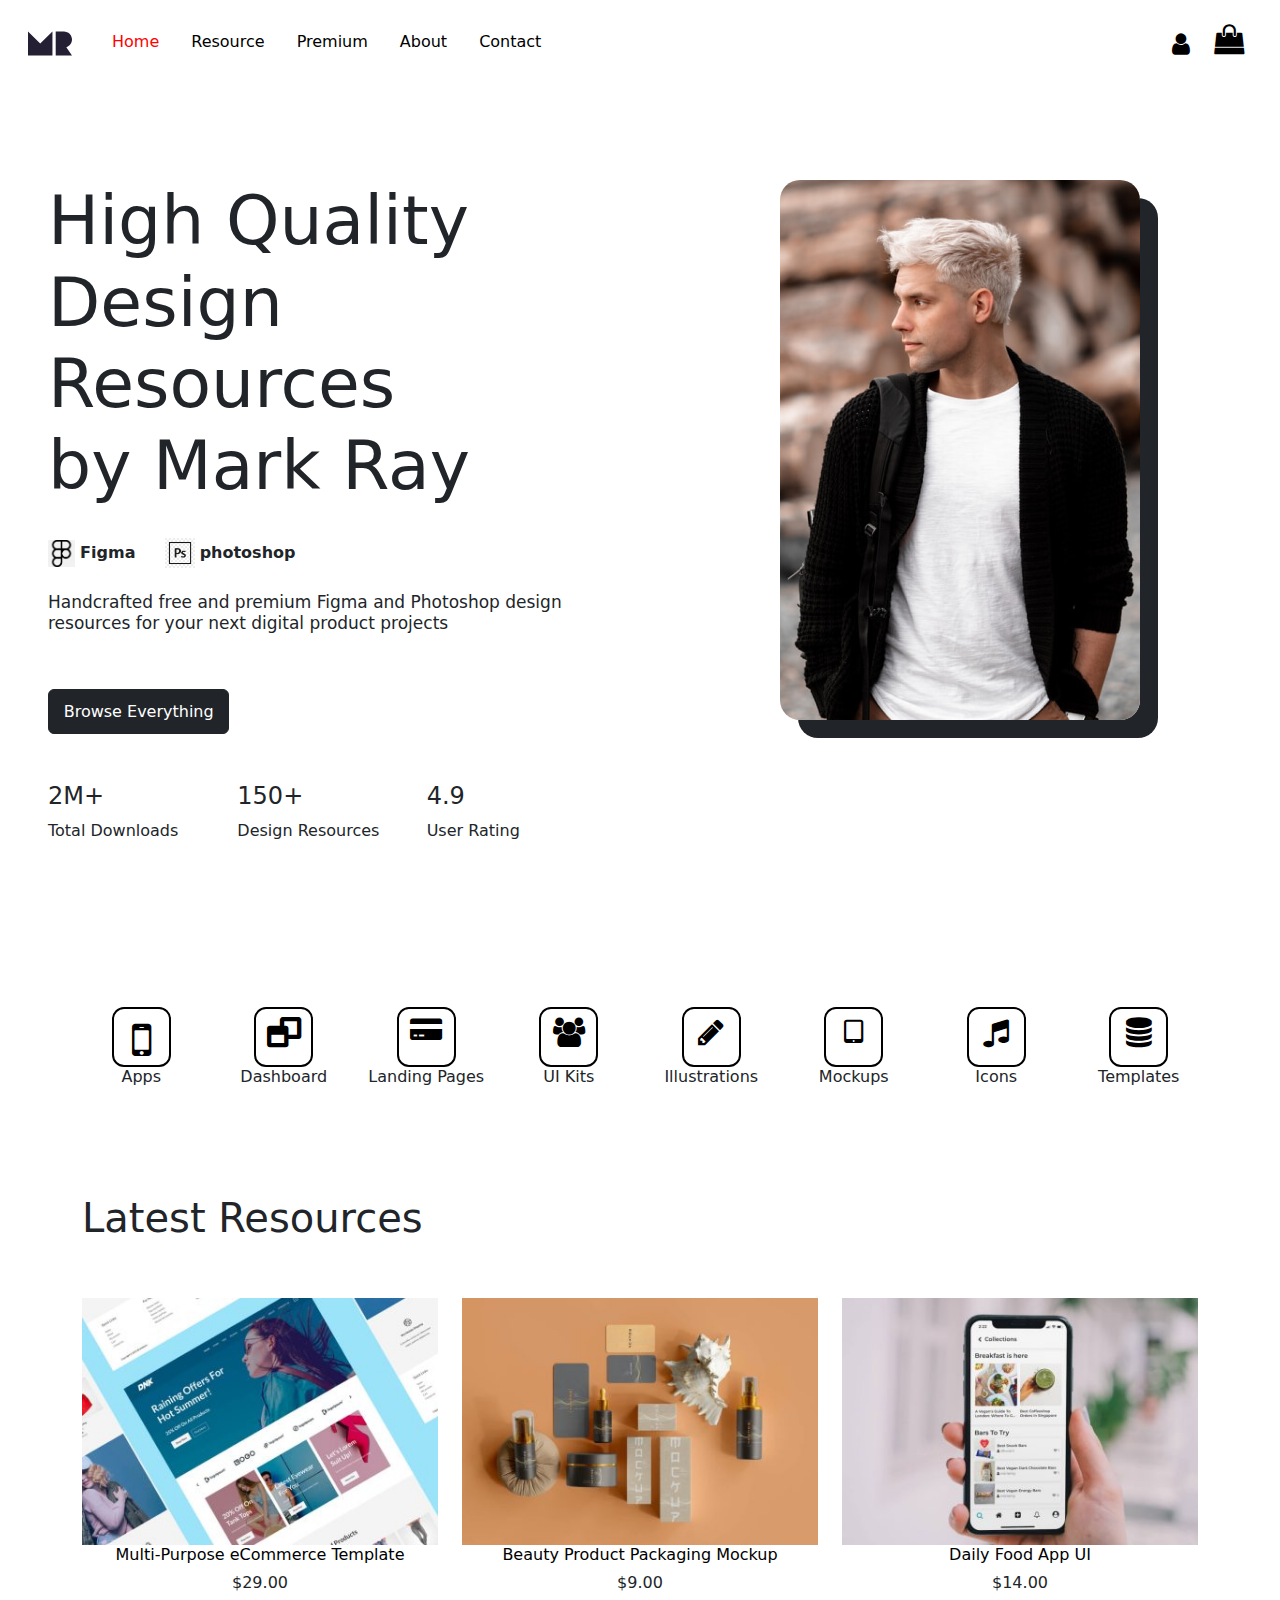
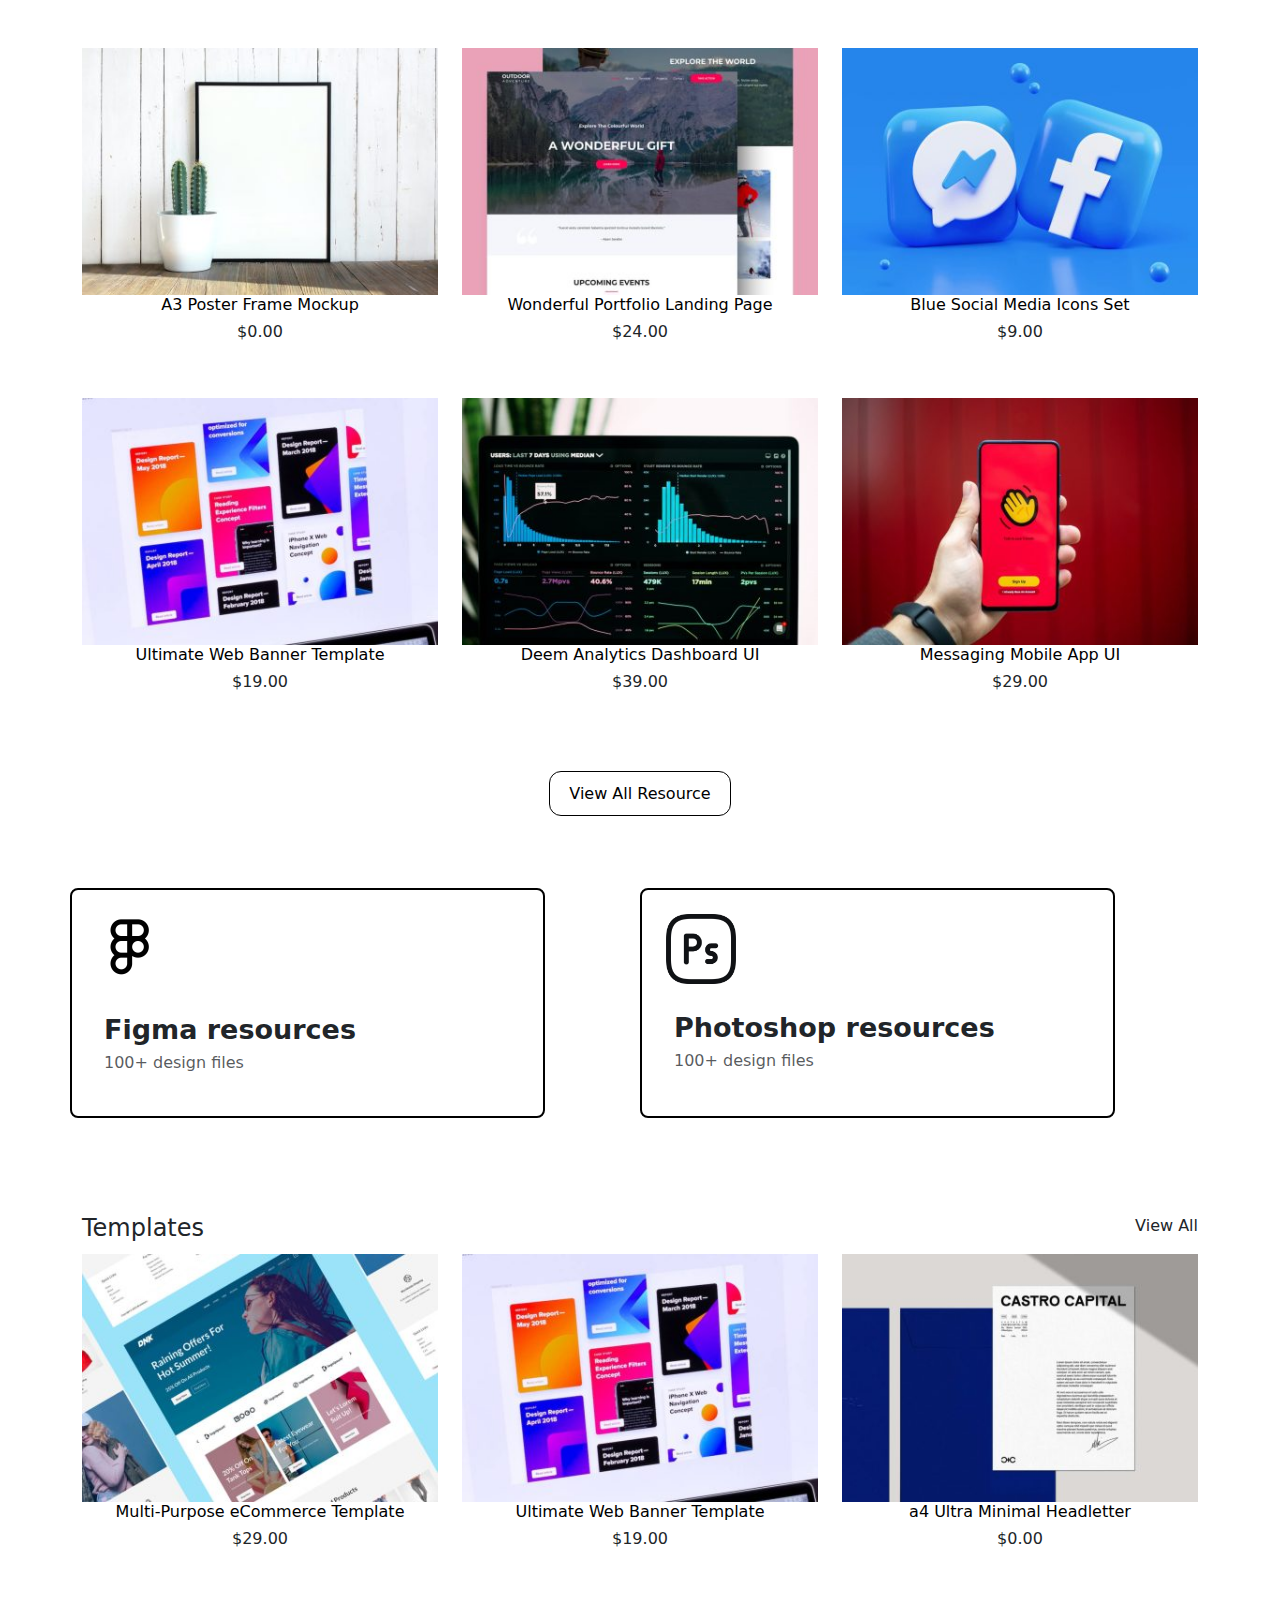
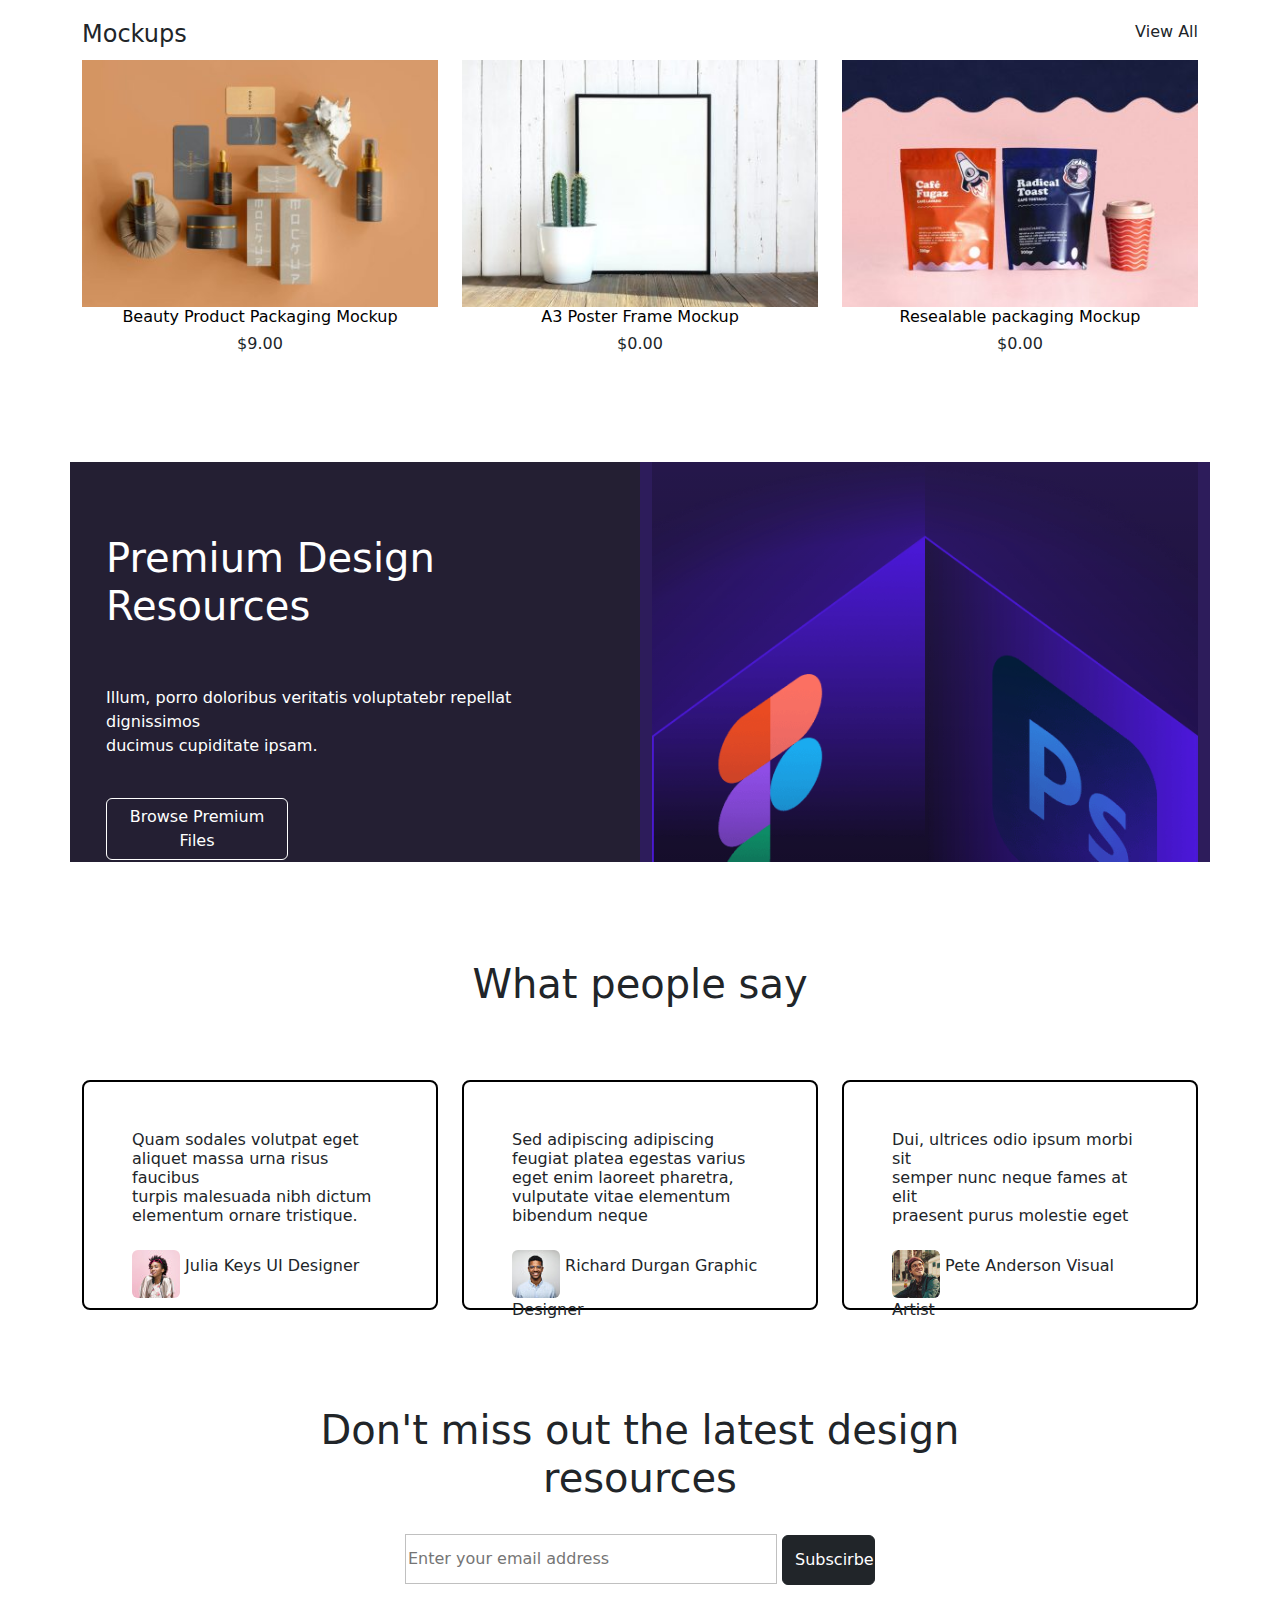
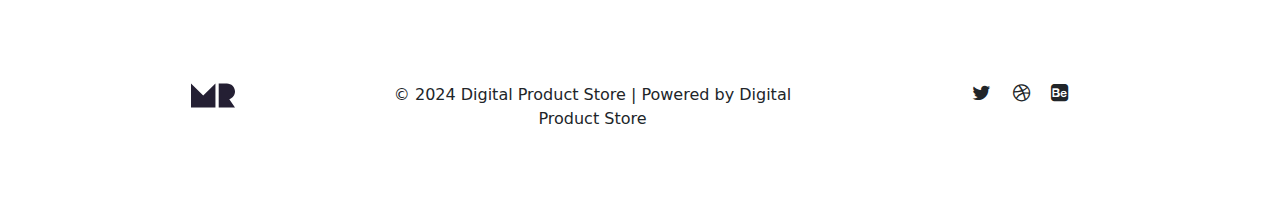
<file: index.html>
<!DOCTYPE html>
<html lang="en">
<head>
    <meta charset="UTF-8">
    <meta name="viewport" content="width=device-width, initial-scale=1.0">
    <title>Home Digital Product Store</title>


    <link rel="stylesheet" href="https://cdnjs.cloudflare.com/ajax/libs/font-awesome/4.7.0/css/font-awesome.min.css">
    <!-- Latest compiled and minified CSS -->
<link href="https://cdn.jsdelivr.net/npm/bootstrap@5.3.2/dist/css/bootstrap.min.css" rel="stylesheet">

<!-- Latest compiled JavaScript -->
<script src="https://cdn.jsdelivr.net/npm/bootstrap@5.3.2/dist/js/bootstrap.bundle.min.js"></script>

<link rel="stylesheet" href="style.css">
</head>
<body>
    
        <nav class="navbar navbar-expand-sm bg-white navbar-white p-3">
            <div class="container-fluid">
              <a class="navbar-brand" href="#"><img src="pic/logo.svg"></a>

              <button class="navbar-toggler" type="button" data-bs-toggle="collapse" data-bs-target="#collapsibleNavbar">

                <span class="navbar-toggler-icon"></span>
              </button>


              <div class="collapse navbar-collapse" id="collapsibleNavbar">
                <ul class="navbar-nav">

                  <li class="nav-item">
                    <a class="nav-link ms-3" href="index.html" style="color: red;">Home</a>
                  </li>

                  <li class="nav-item">
                    <a class="nav-link txt ms-3" href="resources.html">Resource</a>
                  </li>
                  
                 
                  <li class="nav-item">
                    <a class="nav-link txt ms-3" href="premium.html">Premium</a>
                    </li>
                      
                  <li class="nav-item">
                    <a class="nav-link txt ms-3" href="about.html">About</a>
                    </li>
                  <li class="nav-item">
                    <a class="nav-link txt ms-3" href="contact.html">Contact</a>
                    </li>  

                  </ul>


                  <ul class="navbar-nav ms-auto">
                  <li class="nav-item">
                    <a class="nav-link txt mt-2" href="#"><i class="fa fa-user" aria-hidden="true" style="font-size: 25px;"></i></a>
                    
                  </li>
                  <li class="nav-item">
                    <a class="nav-link txt ms-2" href="#"><i class="fa fa-shopping-bag" aria-hidden="true" style="font-size: 30px;"></i></a>
                  </li>
                </ul>
              </div>


            </div>
          </nav>

    </div>

    <div class="container-fluid">
      <div class="row">
        <div class="col-md-6 p-5">
          
           <h1 style="font-size: 68px;" class="mt-5">High Quality <br>Design Resources <br>by Mark Ray</h1><br>
            <span><img src="pic/figma.png" style="height: 27px;">  <b> Figma</b></span>
            <span class="ms-4"><img src="pic/photoshop.png" style="height: 30px;" alt="">  <b> photoshop</b></span><br><br>

              <h6 style="font-size: 17px;">Handcrafted free and premium Figma and Photoshop design <br>resources for your next digital product projects</h6>

             <button class="btn btn-dark col-md-4 mt-5 col-12" style="height: 45px;">Browse Everything</button>

           
            <div class="row">
            <div class="col-md-4 mt-5 col-4">
                <h4>2M+</h4>
                <p>Total Downloads</p>
            </div>

            <div class="col-md-4 mt-5 col-4"> 
              <h4>150+</h4>
              <p>Design Resources</p>
            </div>
            
            
            <div class="col-md-4 mt-5 col-4">  
              <h4>4.9</h4>
              <p>User Rating</p>
            </div>
            </div>
            
          
      
      </div>
        <div class="col-md-6 mt-5">
          
            <center><img src="pic/home1.jpg" style="border-radius: 20px; box-shadow: 18px 18px 0px 0px;" class="mt-5"></center>
        </div>


    </div>
    </div>


      <div class="col-md-12" style="height: 100px;"></div>


      <div class="container">
        <div class="row">

          <div class="col-md-6 col-6">
          
            <div class="col-md-12">


              <div class="row">
               

              <div class="col-md-3 col-9">
                <center><div class="box txt p-2" style="width: 50%;">
                
                  <i class="fa fa-mobile" aria-hidden="true" style="font-size: 45px;"></i>
                </div>
                <h6>Apps</h6></center>

              </div>
              <div class="col-md-3 col-9">
              
                <center><div class="box txt p-2" style="width: 50%;">
                  <i class="fa fa-window-restore" aria-hidden="true" style="font-size: 30px;"></i>
                
                </div>
                  <h6>Dashboard</h6></center>
              </div>


              <div class="col-md-3 col-9">
              
                <center><div class="box txt p-2" style="width: 50%;">
                
                  <i class="fa fa-credit-card-alt" aria-hidden="true" style="font-size: 25px;"></i>
                </div>
                  <h6>Landing Pages</h6></center>
              </div>


              <div class="col-md-3 col-9">
              
                <center><div class="box txt p-2" style="width: 50%;">
                
                  <i class="fa fa-users" aria-hidden="true" style="font-size: 30px;"></i>
                </div>
                  <h6>UI Kits</h6></center>

                 

            </div>
            </div> 


          </div>
        </div>

          <div class="col-md-6 col-6">
          
            <div class="col-md-12">

              <div class="row">

                <div class="col-md-3 col-9">
              
                  <center><div class="box txt p-2" style="width: 50%;">
                    <i class="fa fa-pencil" aria-hidden="true" style="font-size: 30px;"></i>
                  
                  </div>
                    <h6>Illustrations</h6></center>
                    
                </div>

                <div class="col-md-3 col-9">
              
                  <center><div class="box txt p-2" style="width: 50%;">
                  
                    <i class="fa fa-tablet" aria-hidden="true" style="font-size: 30px;"></i>

                  </div>
                    <h6>Mockups</h6></center>
                    
                </div>

                <div class="col-md-3 col-9">
              
                  <center><div class="box txt p-2" style="width: 50%;">
                  
                    <i class="fa fa-music" aria-hidden="true" style="font-size: 30px;"></i>
                  </div>
                    <h6>Icons</h6></center>
                    
                </div>

                <div class="col-md-3 col-9">
              
                  <center><div class="box txt p-2" style="width: 50%;">
                    <i class="fa fa-database" aria-hidden="true" style="font-size: 30px;"></i>
                  
                  </div>
                    <h6>Templates</h6></center>
                    
                </div>
                    

           </div>
          
          </div>
        

      </div>

         
       
      <div class="col-md-12" style="height: 100px;"></div>


    <div class="container">
      <div class="col-md-12">
        <h1>Latest Resources</h1>
      </div>
    </div>  


    <div class="container">

      <div class="row">
        
        <div class="col-md-4 mt-5 col-4">
          <img src="pic/home4.jpg" class="col-md-12 col-12">
          <center><h6 class="col-12 txt">Multi-Purpose eCommerce Template</h6>
          <h6>$29.00</h6></center>  


        </div>
        <div class="col-md-4 mt-5 col-4">
          
          <img src="pic/home5.jpg" class="col-md-12 col-12">
          <center><h6 class="col-12 txt">Beauty Product Packaging Mockup</h6>
          <h6>$9.00</h6></center>

        </div>
        <div class="col-md-4 mt-5 col-4">
        
          <img src="pic/home6.jpg" class="col-md-12 col-12">
          <center><h6 class="col-12 txt">Daily Food App UI</h6>
          <h6>$14.00</h6></center>


        </div>
        

        <div class="col-md-4 mt-5 col-4">
        
          <img src="pic/home7.jpg" class="col-md-12 col-12">
          <center><h6 class="col-12 txt">A3 Poster Frame Mockup</h6>
          <h6>$0.00</h6></center>


        </div>


        <div class="col-md-4 mt-5 col-4">
        
          <img src="pic/home8.jpg" class="col-md-12 col-12">
          <center><h6 class="col-12 txt">Wonderful Portfolio Landing Page</h6>
          <h6>$24.00</h6></center>


        </div>


        <div class="col-md-4 mt-5 col-4">
        
          <img src="pic/home9.jpg" class="col-md-12 col-12">
          <center><h6 class="col-12 txt">Blue Social Media Icons Set</h6>
          <h6>$9.00</h6></center>


        </div>

        <div class="col-md-4 mt-5 col-4">
        
          <img src="pic/home10.jpg" class="col-md-12 col-12">
          <center><h6 class="col-12 txt">Ultimate Web Banner Template</h6>
          <h6>$19.00</h6></center>


        </div>


        <div class="col-md-4 mt-5 col-4">
        
          <img src="pic/home11.jpg" class="col-md-12 col-12">
          <center><h6 class="col-12 txt">Deem Analytics Dashboard UI</h6>
          <h6>$39.00</h6></center>


        </div>


        <div class="col-md-4 mt-5 col-4">
        
          <img src="pic/home12.jpg" class="col-md-12 col-12">
          <center><h6 class="col-12 txt">Messaging Mobile App UI</h6>
          <h6>$29.00</h6></center>


        </div>

      </div>

    </div>


    <div class="col-md-12 mt-5 p-4">
      
        <center><button class="btn-light btn1 col-md-2 col-6">View All Resource</button></center>

    </div>

      <div class="container">
        <div class="row">

           
              
              <div class="box1 col-md-5 col-12 mt-5 p-3">

                <img src="pic/figmalogo.webp" style="height: 80px;"><br><br>

                <span class="p-3" style="font-size: 27px;"><b>Figma resources</b></span><br>
                <span class="text-muted p-3">100+ design files</span>

              </div>
          
              <div class="col-md-1"></div>
              <div class="box1 col-md-5 col-12  mt-5 p-4">

                <img src="pic/photologo.png" style="height: 70px;"><br><br>

                <span class="p-2" style="font-size: 27px;"><b>Photoshop resources</b></span><br>
                <span class="text-muted p-2">100+ design files</span>

              </div>
            
              
            </div>
        </div>

    <div class="container">

      <div class="row">
        <div class="col-md-4 mt-5 pt-5 col-4">
          <h4>Templates</h4>

        </div>
        <div class="col-md-4 mt-5 col-4"></div>
        <div class="col-md-4 mt-5 pt-5 col-4">

          <p class="float-end">View All</p>
        </div>


        <div class="col-md-4 col-4">
          <img src="pic/home4.jpg" class="col-md-12 col-12">
          <center><h6 class="col-12 txt">Multi-Purpose eCommerce Template</h6>
          <h6>$29.00</h6></center>  


        </div>


        <div class="col-md-4 col-4">
        
          <img src="pic/home10.jpg" class="col-md-12 col-12">
          <center><h6 class="col-12 txt">Ultimate Web Banner Template</h6>
          <h6>$19.00</h6></center>


        </div>



        <div class="col-md-4 col-4">
        
          <img src="pic/home13.jpg" class="col-md-12 col-12">
          <center><h6 class="col-12 txt">a4 Ultra Minimal Headletter</h6>
          <h6>$0.00</h6></center>


        </div>

        <div class="col-md-4 mt-3 pt-5 col-4">
          <h4>Mockups</h4>
  
        </div>
        <div class="col-md-4 mt-3 col-4"></div>
        <div class="col-md-4 mt-3 pt-5 col-4">
  
          <p class="float-end">View All</p>
        </div>

        <div class="col-md-4 col-4">
          
          <img src="pic/home5.jpg" class="col-md-12 col-12">
          <center><h6 class="col-12 txt">Beauty Product Packaging Mockup</h6>
          <h6>$9.00</h6></center>

        </div>


        <div class="col-md-4 col-4">
        
          <img src="pic/home7.jpg" class="col-md-12 col-12">
          <center><h6 class="col-12 txt">A3 Poster Frame Mockup</h6>
          <h6>$0.00</h6></center>


        </div>

        <div class="col-md-4 col-4">
        
          <img src="pic/home14.jpg" class="col-md-12 col-12">
          <center><h6 class="col-12 txt">Resealable packaging Mockup</h6>
          <h6>$0.00</h6></center>


        </div>

      </div>

    </div>  
    <div style="height: 100px;"></div>

    <div class="container-fluid">
      <div class="row">
        <div class="col-md-6" style="background-color: #241f33;">
        
          <h1 class="text-white p-4 mt-5">Premium Design <br>Resources</h1>
          <p class="text-white p-4">Illum, porro doloribus veritatis voluptatebr repellat dignissimos <br>ducimus cupiditate ipsam.</p>

          <button class="btn text-white ms-4 col-md-4" style=" border: 1px solid white;">Browse Premium Files</button>
        
        </div>
        <div class="col-md-6" style="background-color: #2d1c5b;">
        
          <img src="pic/ps.png" style="height: 400px;background-image: linear-gradient(#0000002e, #00000087);" class="col-12">
        </div>

        <div style="height: 50px;"></div>

        <div class="col-md-12 col-12">
          <center class="p-5"><h1>What people say</h1></center>
        </div>  
      </div>

    </div>

      <div class="container">

          <div class="row">

            
            <div class="col-md-4">
              <div class="col-md-12 box1 p-5 mt-3">

                <h6>Quam sodales volutpat eget <br>aliquet massa urna risus faucibus <br>turpis malesuada nibh dictum <br>elementum ornare tristique.</h6>

               <img src="pic/design-resource-avatar-1.jpg" class="rounded mt-3">

                
                <span>Julia Keys</span>
                <span>UI Designer</span>

              </div>


            </div>
            <div class="col-md-4">

              <div class="col-md-12 box1 p-5 mt-3">

                <h6>Sed adipiscing adipiscing feugiat platea egestas varius eget enim laoreet pharetra, vulputate vitae elementum bibendum neque</h6>
                
                <img src="pic/design-resource-avatar-2.jpg" class="rounded mt-3">

                <span>Richard Durgan</span>
                <span>Graphic Designer</span>

              </div>
            </div>
            <div class="col-md-4">

              <div class="col-md-12 box1 p-5 mt-3">

                <h6>Dui, ultrices odio ipsum morbi sit <br>semper nunc neque fames at elit <br>praesent purus molestie eget</h6>

                <img src="pic/design-resource-avatar-3.jpg" class="rounded mt-3">

                <span>Pete Anderson</span>
                <span>Visual Artist </span>

              </div>
            </div>


            <div class="col-md-12 mt-5">
            
              <center><h1 class="mt-5">Don't miss out the latest design <br>resources</h1>
                <div class="row">
                  <center>
                <input type="email" placeholder="Enter your email address" style="height: 50px;border: 1px solid silver;" class="col-md-4 mt-4 col-12">
                <button class="btn btn-dark col-12 col-md-1" style="height: 50px;">Subscirbe</button></center>

              </div>
              </center>
            </div>

            <div style="height: 50px;"></div>

            
           <div class="col-md-3 mt-5">
              <center><img src="pic/logo.svg"></center>
            
            </div>
            <div class="col-md-5 mt-5">
            
              <center><p>© 2024 Digital Product Store | Powered by Digital Product Store</p></center>
            </div>
            <div class="col-md-4 mt-5">
              
              <center><span><i class="fa fa-twitter" aria-hidden="true" style="font-size: 20px;"></i></span>
                <span class="ms-3"> <i class="fa fa-dribbble" aria-hidden="true" style="font-size: 20px;"></i></span>
                <span class="ms-3"><i class="fa fa-behance-square" aria-hidden="true" style="font-size: 20px;"></i></span>
              </center>

            </div>
            
            <div style="height: 50px;"></div> 

          </div>
      </div>
      
</div>

</div>
  
</body>
</html>
</file>
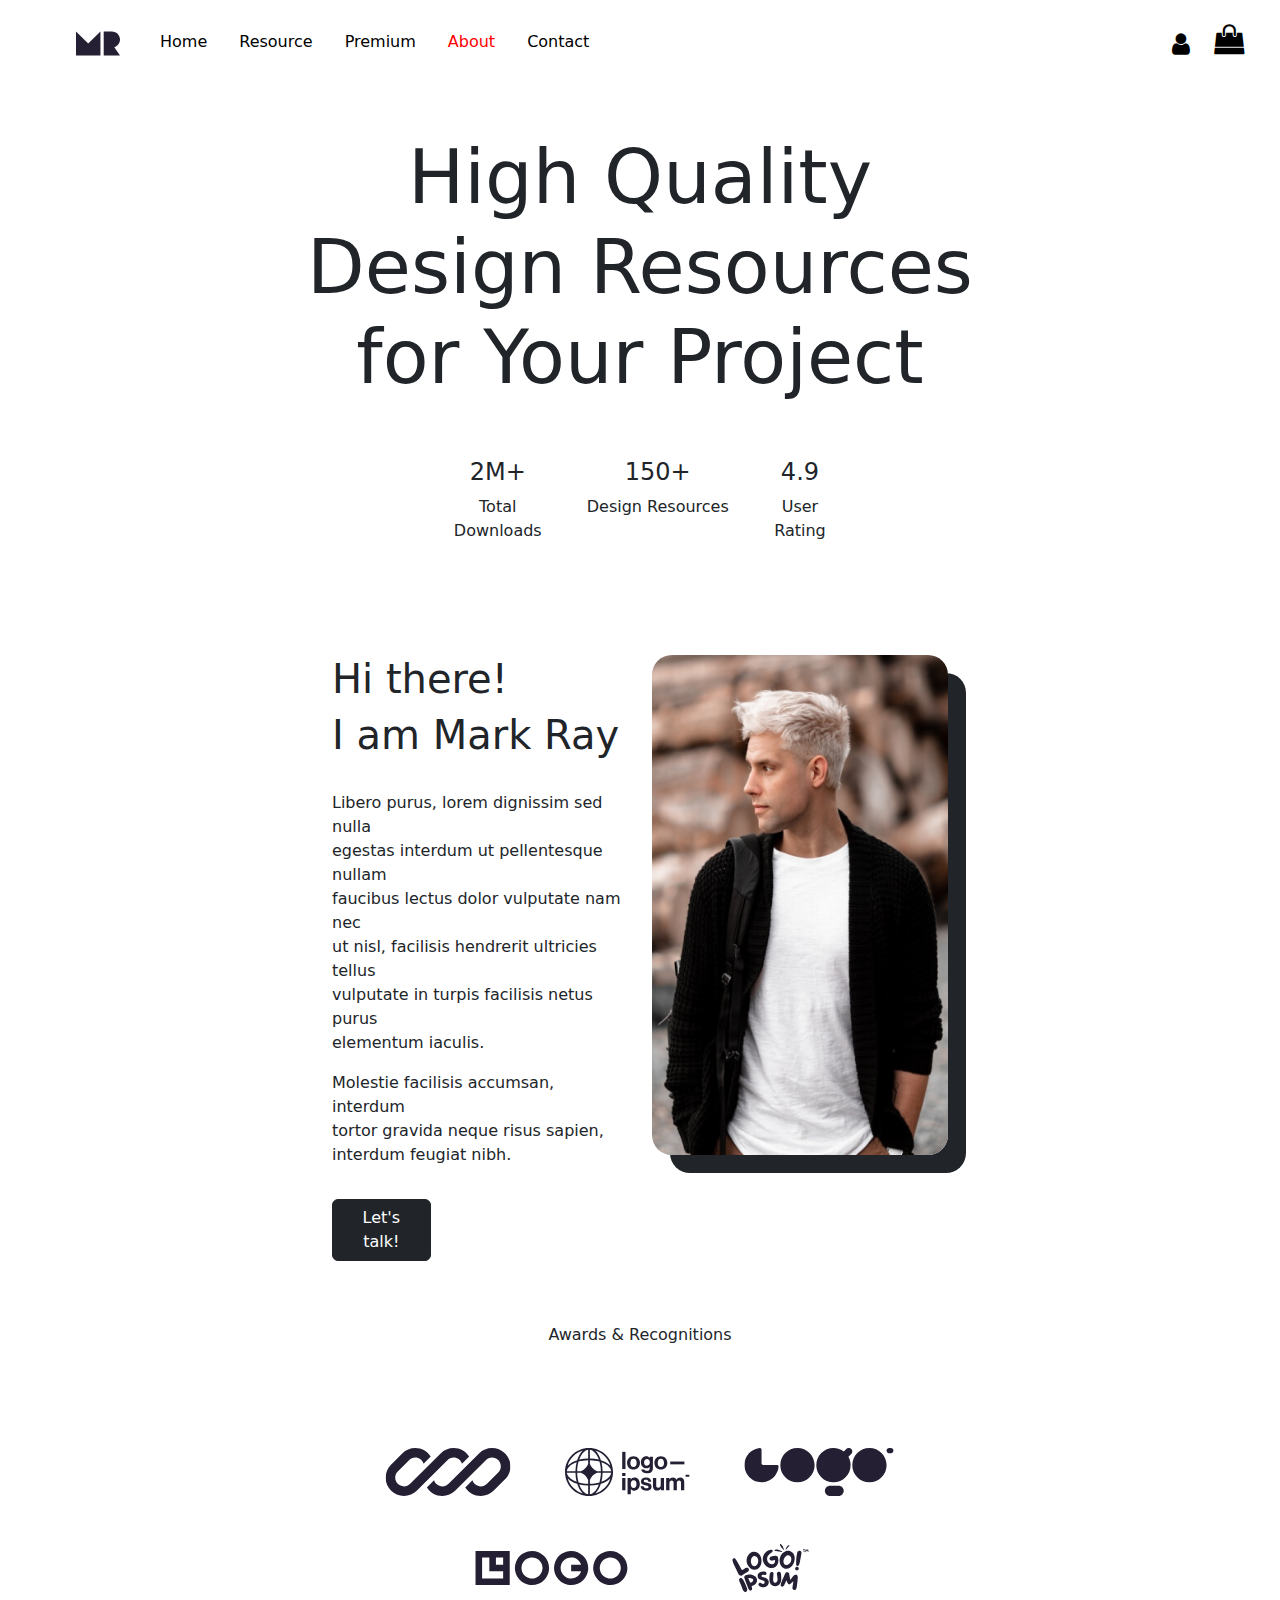
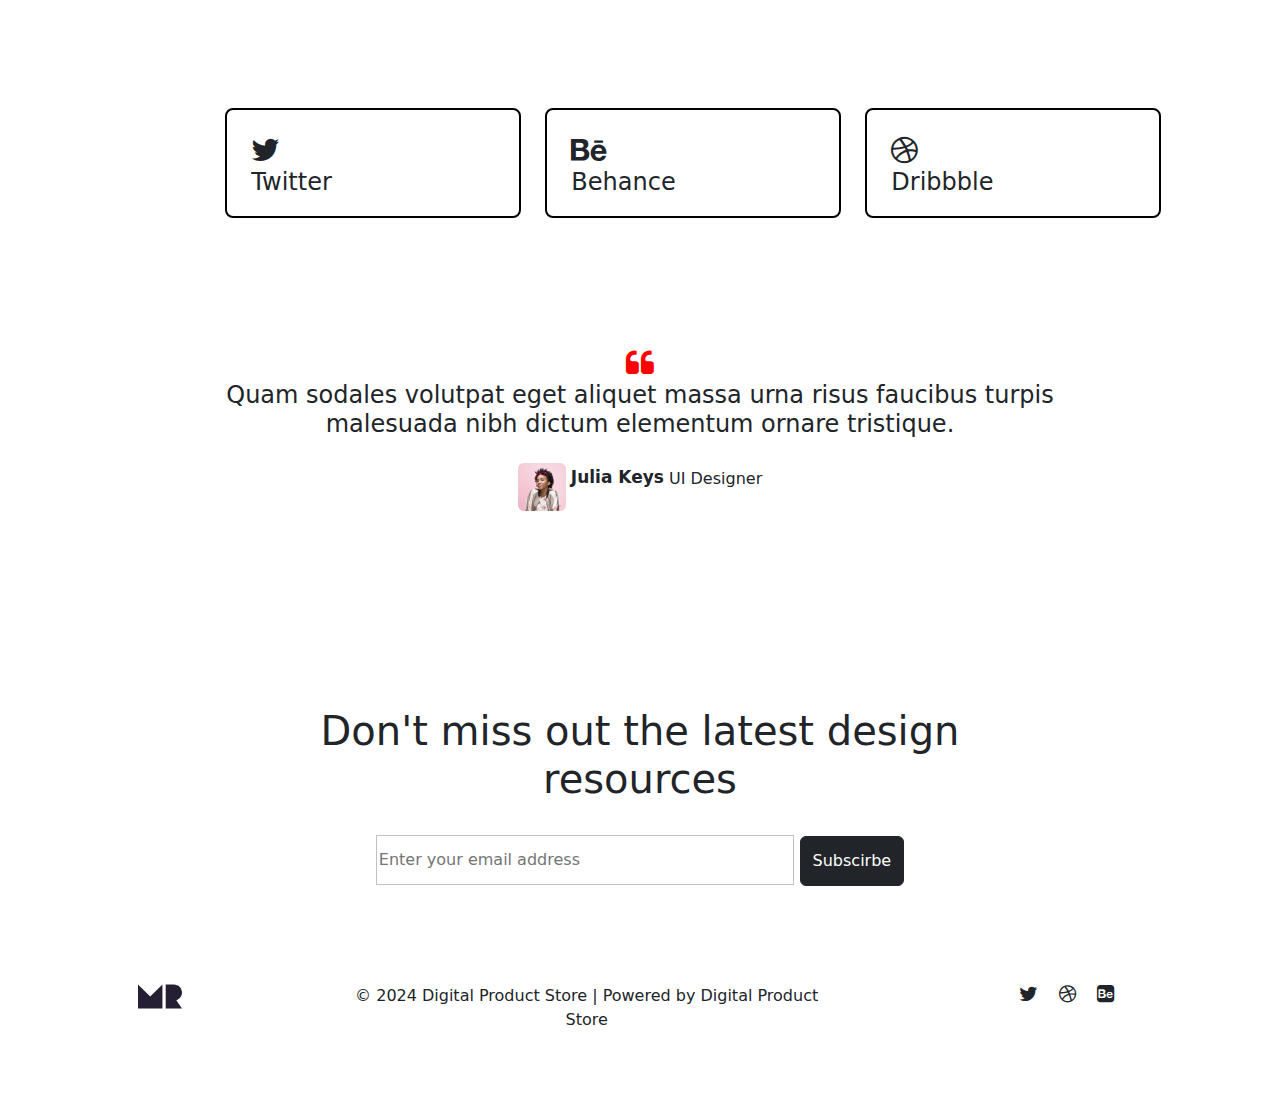
<file: about.html>
<!DOCTYPE html>
<html lang="en">
<head>
    <meta charset="UTF-8">
    <meta name="viewport" content="width=device-width, initial-scale=1.0">
    <title>About - Digital Product Store</title>


    <link rel="stylesheet" href="https://cdnjs.cloudflare.com/ajax/libs/font-awesome/4.7.0/css/font-awesome.min.css">
    <!-- Latest compiled and minified CSS -->
<link href="https://cdn.jsdelivr.net/npm/bootstrap@5.3.2/dist/css/bootstrap.min.css" rel="stylesheet">

<!-- Latest compiled JavaScript -->
<script src="https://cdn.jsdelivr.net/npm/bootstrap@5.3.2/dist/js/bootstrap.bundle.min.js"></script>

<link rel="stylesheet" href="style.css">


</head>
<body>


    <nav class="navbar navbar-expand-sm bg-white navbar-white p-3 ms-5">
        <div class="container-fluid">
          <a class="navbar-brand" href="#"><img src="pic/logo.svg"></a>

          <button class="navbar-toggler" type="button" data-bs-toggle="collapse" data-bs-target="#collapsibleNavbar">

            <span class="navbar-toggler-icon"></span>
          </button>


          <div class="collapse navbar-collapse" id="collapsibleNavbar">
            <ul class="navbar-nav">

              <li class="nav-item">
                <a class="nav-link ms-3 txt" href="index.html">Home</a>
              </li>

              <li class="nav-item">
                <a class="nav-link txt ms-3" href="resources.html">Resource</a>
              </li>
              
             
              <li class="nav-item">
                <a class="nav-link ms-3 txt" href="premium.html">Premium</a>
                </li>
                  
              <li class="nav-item">
                <a class="nav-link ms-3" href="about.html" style="color: red;">About</a>
                </li>
              <li class="nav-item">
                <a class="nav-link txt ms-3" href="contact.html">Contact</a>
                </li>  

              </ul>


              <ul class="navbar-nav ms-auto">
              <li class="nav-item">
                <a class="nav-link txt mt-2" href="#"><i class="fa fa-user" aria-hidden="true" style="font-size: 25px;"></i></a>
                
              </li>
              <li class="nav-item">
                <a class="nav-link txt ms-2" href="#"><i class="fa fa-shopping-bag" aria-hidden="true" style="font-size: 30px;"></i></a>
              </li>
            </ul>
          </div>


        </div>
      </nav>

      <div class="container">
          <div class="col-md-12 col-12 mt-5">

        <center>
            
            <h1 style="font-size: 75px">High Quality <br>Design Resources <br>for Your Project</h1>
        </center>
            </div>
      </div>

        <div class="container-fluid">
          <div class="row">
            <div class="col-md-4"></div>


            <div class="col-md-4 col-12 mt-5">
              
              <div class="row">
                <div class="col-md-4 col-3">
                  <center>
                  <h4>2M+</h4>
                  <p>Total Downloads</p>
                </center>
                </div>
                <div class="col-md-5 col-3">

                  <center>

                    <h4>150+</h4>
                    <p>Design Resources</p>
                  </center>
                </div>
                <div class="col-md-3 col-3">

                  <center>

                    <h4>4.9</h4>
                    <p>User Rating</p>
                  </center>
                </div>

           
              </div>
              </div>
              <div class="col-md-4"></div>
            </div>
            

          </div>    

      
          <div class="container-fluid">

            <div class="row">

              <div class="col-md-3"></div>  

              <div class="col-md-3 mt-5 pt-5 col-12">
              
                <h1>Hi there!</h1>
                <h1>I am Mark Ray</h1><br>

                <p>Libero purus, lorem dignissim sed nulla <br>egestas interdum ut pellentesque nullam <br>faucibus lectus dolor vulputate nam nec <br>ut nisl, facilisis hendrerit ultricies tellus <br>vulputate in turpis facilisis netus purus <br>elementum iaculis.</p>

                <p class="mt-3">Molestie facilisis accumsan, interdum <br>tortor gravida neque risus sapien, <br>interdum feugiat nibh.</p>

                <button class="btn btn-dark col-md-4 mt-3">Let's talk!</button>

              </div>  
              <div class="col-md-3 mt-5">
                
                <center><img src="pic/home1.jpg" style="border-radius: 20px; box-shadow: 18px 18px 0px 0px;" height="500px" class="mt-5 col-md-12"></center>
              </div>


              <div class="col-md-3"></div> 
              
              
              <div class="col-md-12 mt-3 p-5">
                <center>
                <h6>Awards & Recognitions</h6>

              </center>
              </div>


              <div class="col-md-12 col-6 ">
                <center><img src="pic/logo1.svg" class="mt-5">
                        
                        <img src="pic/logo2.svg" class="ms-5 mt-5">

                        <img src="pic/logo3.svg" class="ms-5 mt-5">
                </center>

              </div>
            

              <div class="col-md-12 p- col-3">

                <center>
                  <img src="pic/logo4.svg" class="me-5 mt-5">
                  <img src="pic/logo5.svg" class="ms-5 mt-5">
                  
                </center>
              </div>

              <div style="height: 100px;"></div>

              <div class="col-md-2"></div>


              <div class="col-md-3 mt-3">

              
                <div class="col-md-12 box2 p-4">
                 
                  <div class="col-md-12 col-2">

                  <i class="fa fa-twitter" aria-hidden="true" style="font-size: 31px;"></i><br>
                
                </div>

                  <div class="col-md-12 col-10">
                  <h4>Twitter</h4>
                
                </div>

                </div>


              
              

              </div>
              <div class="col-md-3 mt-3">

                <div class="col-md-12 box2 p-4">
                  <i class="fa fa-behance" aria-hidden="true" style="font-size: 31px;"></i><br>
                  <h4>Behance</h4>

                </div>

              </div>
              <div class="col-md-3 mt-3">

                <div class="col-md-12 box2 p-4">

                  <i class="fa fa-dribbble" aria-hidden="true" style="font-size: 31px;"></i><br>
                  <h4>Dribbble</h4>
                </div>

              </div>
              <div class="col-md-1"></div>

              <div style="height: 130px;"></div>

              <div class="col-md-12">

                <center>
                  <i class="fa fa-quote-left" aria-hidden="true" style="color: red;font-size: 30px;"></i>
                  <h4>Quam sodales volutpat eget aliquet massa urna risus faucibus turpis <br>malesuada nibh dictum elementum ornare tristique.</h4>
                  <span><img src="pic/design-resource-avatar-1.jpg" class="rounded mt-3"></span>
                   <span style="font-size: 17px;" class="mt-3"><b>Julia Keys</b></span>
                   <span>UI Designer</span>
                </center>
              </div>


              <div style="height: 100px;"></div>

              <div class="col-md-12 mt-5">
            
                <center><h1 class="mt-5">Don't miss out the latest design <br>resources</h1>
                  <div class="row">
                    <center>
                  <input type="email" placeholder="Enter your email address" style="height: 50px;border: 1px solid silver;" class="col-md-4 mt-4 col-12">
                  <button class="btn btn-dark col-12 col-md-1" style="height: 50px;">Subscirbe</button></center>
        
                </div>
                </center>
              </div>
        
              <div style="height: 50px;"></div>
        
              
             <div class="col-md-3 mt-5">
                <center><img src="pic/logo.svg"></center>
              
              </div>
              <div class="col-md-5 mt-5">
              
                <center><p>© 2024 Digital Product Store | Powered by Digital Product Store</p></center>
              </div>
              <div class="col-md-4 mt-5">
                <center><span><i class="fa fa-twitter" aria-hidden="true" style="font-size: 20px;"></i></span>
                <span class="ms-3"> <i class="fa fa-dribbble" aria-hidden="true" style="font-size: 20px;"></i></span>
                <span class="ms-3"><i class="fa fa-behance-square" aria-hidden="true" style="font-size: 20px;"></i></span>
              </center>
                
              </div>
              
              <div style="height: 50px;"></div>

            </div>             
          </div>
</body>
</html>
</file>
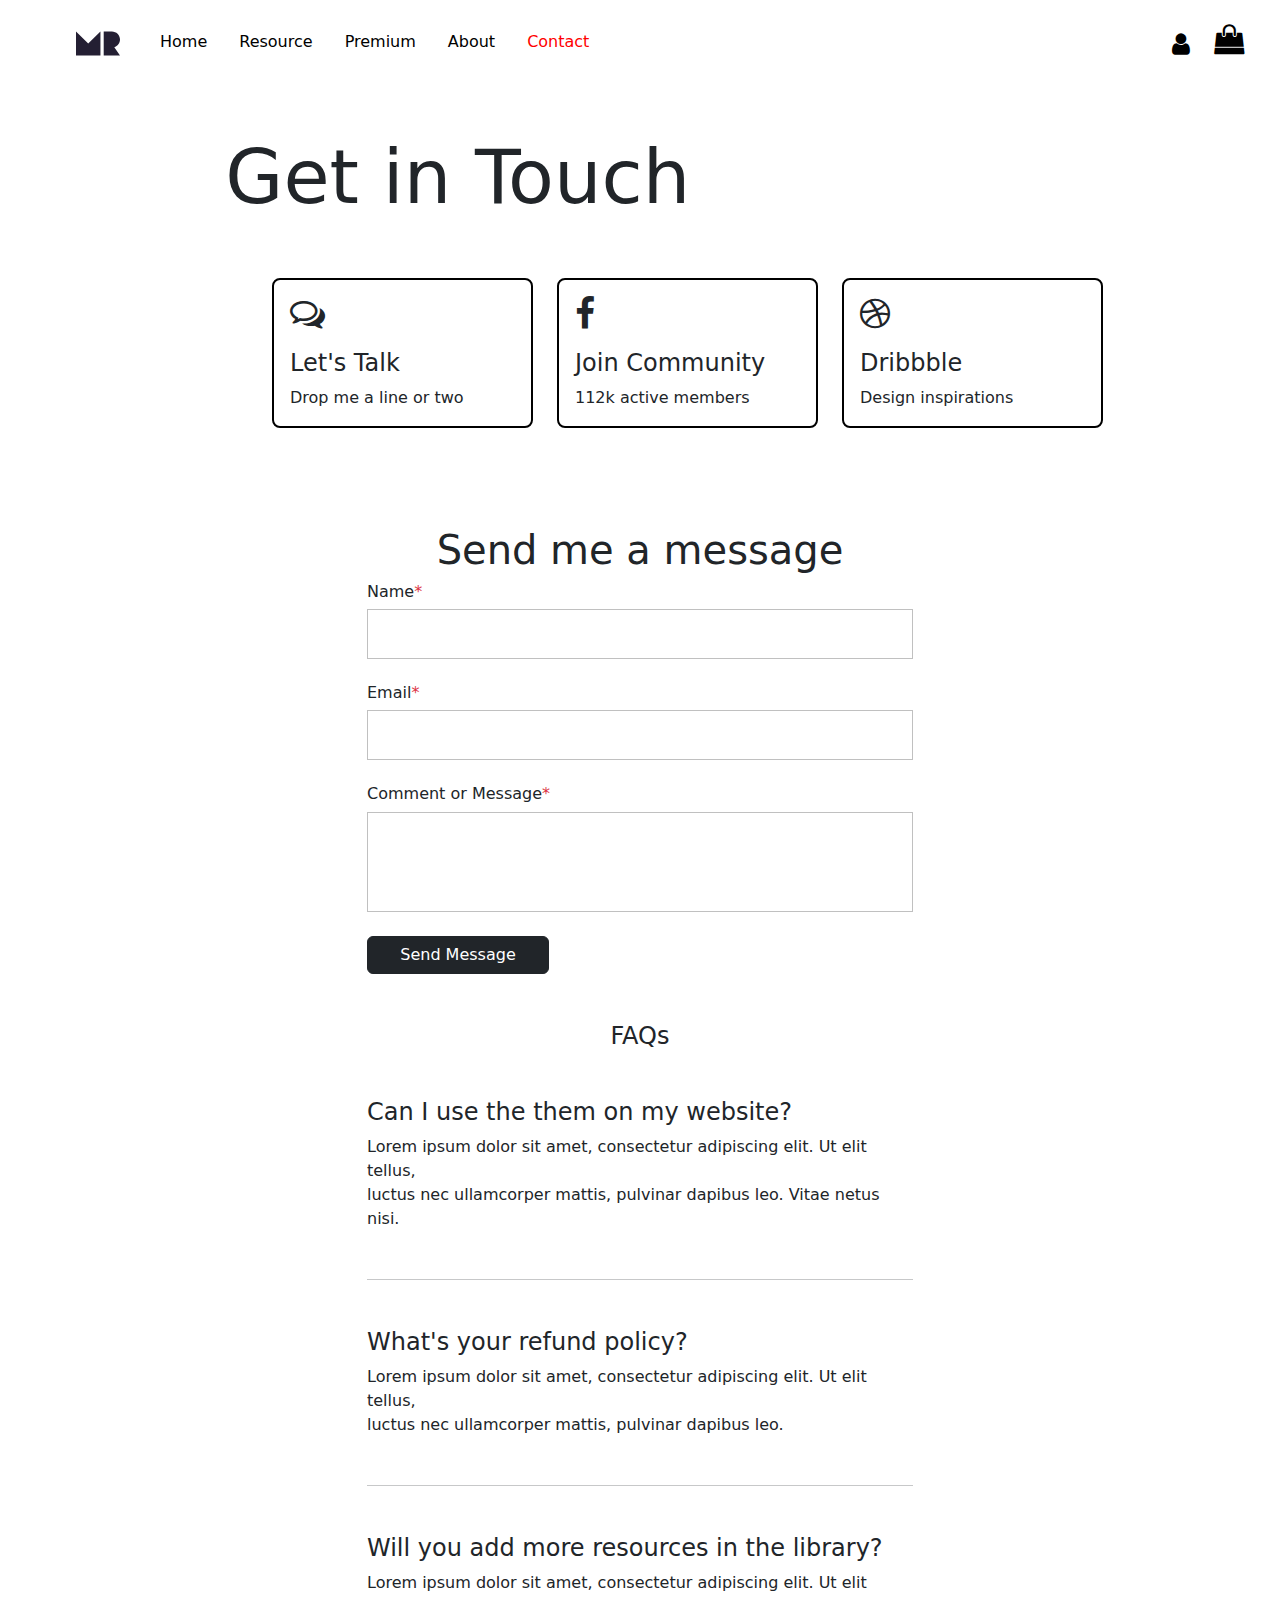
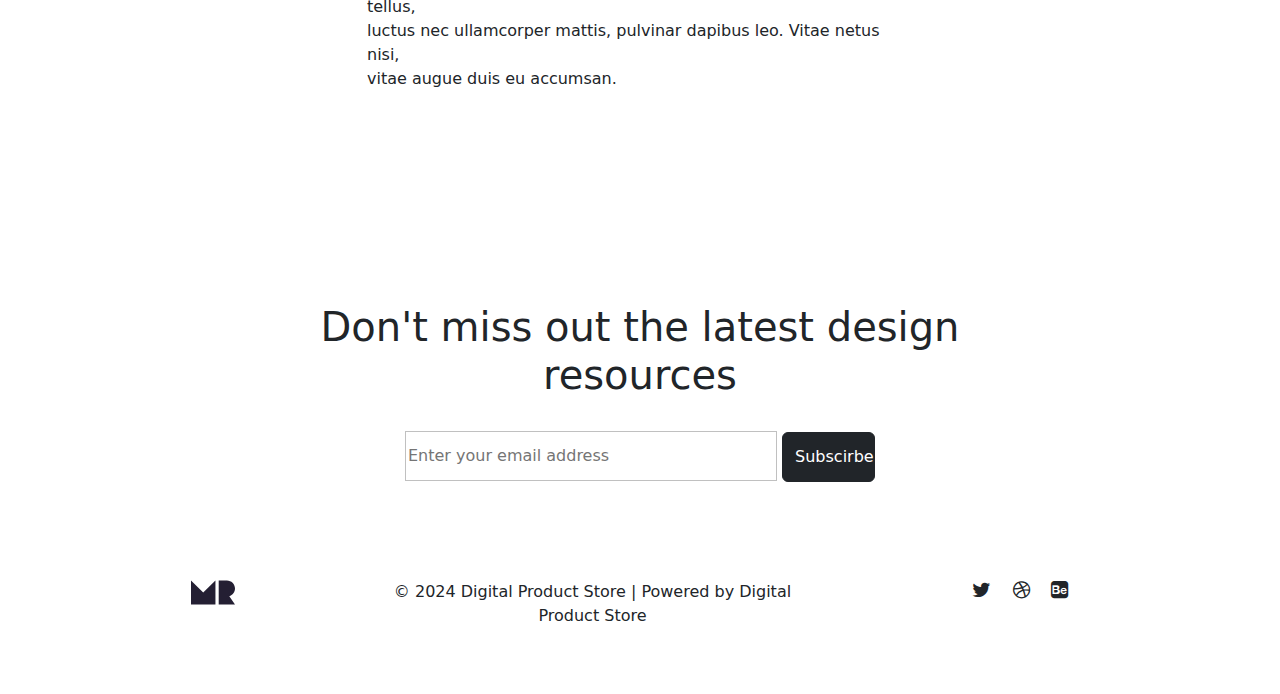
<file: contact.html>
<!DOCTYPE html>
<html lang="en">
<head>
    <meta charset="UTF-8">
    <meta name="viewport" content="width=device-width, initial-scale=1.0">
    <title>Contact - Digital Product Store</title>

    <link rel="stylesheet" href="https://cdnjs.cloudflare.com/ajax/libs/font-awesome/4.7.0/css/font-awesome.min.css">
    <!-- Latest compiled and minified CSS -->
<link href="https://cdn.jsdelivr.net/npm/bootstrap@5.3.2/dist/css/bootstrap.min.css" rel="stylesheet">

<!-- Latest compiled JavaScript -->
<script src="https://cdn.jsdelivr.net/npm/bootstrap@5.3.2/dist/js/bootstrap.bundle.min.js"></script>

<link rel="stylesheet" href="style.css">


</head>
<body>

    <nav class="navbar navbar-expand-sm bg-white navbar-white p-3 ms-5">
        <div class="container-fluid">
          <a class="navbar-brand" href="#"><img src="pic/logo.svg"></a>

          <button class="navbar-toggler" type="button" data-bs-toggle="collapse" data-bs-target="#collapsibleNavbar">

            <span class="navbar-toggler-icon"></span>
          </button>


          <div class="collapse navbar-collapse" id="collapsibleNavbar">
            <ul class="navbar-nav">

              <li class="nav-item">
                <a class="nav-link ms-3 txt" href="index.html">Home</a>
              </li>

              <li class="nav-item">
                <a class="nav-link txt ms-3" href="resources.html">Resource</a>
              </li>
              
             
              <li class="nav-item">
                <a class="nav-link ms-3 txt" href="premium.html">Premium</a>
                </li>
                  
              <li class="nav-item">
                <a class="nav-link txt ms-3" href="about.html" >About</a>
                </li>
              <li class="nav-item">
                <a class="nav-link  ms-3" href="contact.html" style="color: red;">Contact</a>
                </li>  

              </ul>


              <ul class="navbar-nav ms-auto">
              <li class="nav-item">
                <a class="nav-link txt mt-2" href="#"><i class="fa fa-user" aria-hidden="true" style="font-size: 25px;"></i></a>
                
              </li>
              <li class="nav-item">
                <a class="nav-link txt ms-2" href="#"><i class="fa fa-shopping-bag" aria-hidden="true" style="font-size: 30px;"></i></a>
              </li>
            </ul>
          </div>


        </div>
      </nav>
      
      <div class="container-fluid">
        <div class="row">

        <div class="col-md-2"></div>
        <div class="col-md-6 mt-5">
            <h1 style="font-size: 75px;">Get in Touch</h1>

        </div>
        <div class="col-md-4"></div>


      </div>
      </div>
      
      <div class="container">

        <div class="row">
          <div class="col-md-2 mt-5"></div>


          <div class="col-md-3 mt-5">


              <div class="col-md-12 box3 p-3">
                <i class="fa fa-comments-o" aria-hidden="true" style="font-size: 35px;"></i>
                <h4 class="mt-3">Let's Talk</h4>
                <p>Drop me a line or two</p>

              </div>
          
          </div>
          <div class="col-md-3 mt-5">
          
            <div class="col-md-12 box3 p-3">
              <i class="fa fa-facebook" aria-hidden="true" style="font-size: 35px;"></i>
              <h4 class="mt-3">Join Community</h4>
              <p>112k active members</p>
              

            </div>
          </div>
          <div class="col-md-3 mt-5">


            <div class="col-md-12 box3 p-3">

              <i class="fa fa-dribbble" aria-hidden="true" style="font-size: 35px;"></i>
              <h4 class="mt-3">Dribbble</h4>
              <p>Design inspirations</p>
            </div>
          
          </div>
          
          <div class="col-md-1"></div>


          <div style="height: 50px;"></div>
          
         <div class="col-md-3"></div>
            <div class="col-md-6">
              <center><h1 class="mt-5">Send me a message</h1></center>


                <h6>Name<span class="text-danger">*</span></h6>
                <input type="text" style="height: 50px;border: 1px solid silver;" class="col-md-12 col-12"><br><br>

                <h6>Email<span class="text-danger">*</span></h6>
                <input type="text" style="height: 50px;border: 1px solid silver;" class="col-md-12 col-12"><br><br> 


                <h6>Comment or Message<span class="text-danger">*</span></h6>
                <input type="text" style="height: 100px;border: 1px solid silver;" class="col-md-12 col-12"><br><br>

                <button class="btn btn-dark col-md-4 col-4">Send Message</button>
              </div>

              <div class="col-md-3"></div>


              <div class="col-md-3"></div>


              <div class="col-md-6 mt-5">
                <center><h4>FAQs</h4></center>

                <div class="col-md-12 col-12 mt-5">
                
                  <h4>Can I use the them on my website?</h4>
                  <p>Lorem ipsum dolor sit amet, consectetur adipiscing elit. Ut elit tellus, <br>luctus nec ullamcorper mattis, pulvinar dapibus leo. Vitae netus nisi.

                  </p>
                 
                </div>

                <hr class="mt-5">

                <div class="col-md-12 col-12 mt-5">
                
                  <h4>What's your refund policy?</h4>
                  <p>Lorem ipsum dolor sit amet, consectetur adipiscing elit. Ut elit tellus, <br>luctus nec ullamcorper mattis, pulvinar dapibus leo.

                  </p>
                 
                </div>

                <hr class="mt-5">

                <div class="col-md-12 col-12 mt-5">
                
                  <h4>Will you add more resources in the library?</h4>
                  <p>Lorem ipsum dolor sit amet, consectetur adipiscing elit. Ut elit tellus, <br>luctus nec ullamcorper mattis, pulvinar dapibus leo. Vitae netus nisi, <br>vitae augue duis eu accumsan.

                  </p>
                 
                </div>
                
                
                
              </div>
              <div class="col-md-3"></div>
                  

              <div style="height: 100px;"></div>

              <div class="col-md-12 mt-5">
            
                <center><h1 class="mt-5">Don't miss out the latest design <br>resources</h1>
                  <div class="row">
                    <center>
                  <input type="email" placeholder="Enter your email address" style="height: 50px;border: 1px solid silver;" class="col-md-4 mt-4 col-12">
                  <button class="btn btn-dark col-12 col-md-1" style="height: 50px;">Subscirbe</button></center>
        
                </div>
                </center>
              </div>
        
              <div style="height: 50px;"></div>
        
              
             <div class="col-md-3 mt-5">
                <center><img src="pic/logo.svg"></center>
              
              </div>
              <div class="col-md-5 mt-5">
              
                <center><p>© 2024 Digital Product Store | Powered by Digital Product Store</p></center>
              </div>
              <div class="col-md-4 mt-5">
                <center><span><i class="fa fa-twitter" aria-hidden="true" style="font-size: 20px;"></i></span>
                <span class="ms-3"> <i class="fa fa-dribbble" aria-hidden="true" style="font-size: 20px;"></i></span>
                <span class="ms-3"><i class="fa fa-behance-square" aria-hidden="true" style="font-size: 20px;"></i></span>
              </center>
                
              </div>
              
              <div style="height: 50px;"></div>


              </div>
        
        
        </div>
          
        
</body>
</html>
</file>
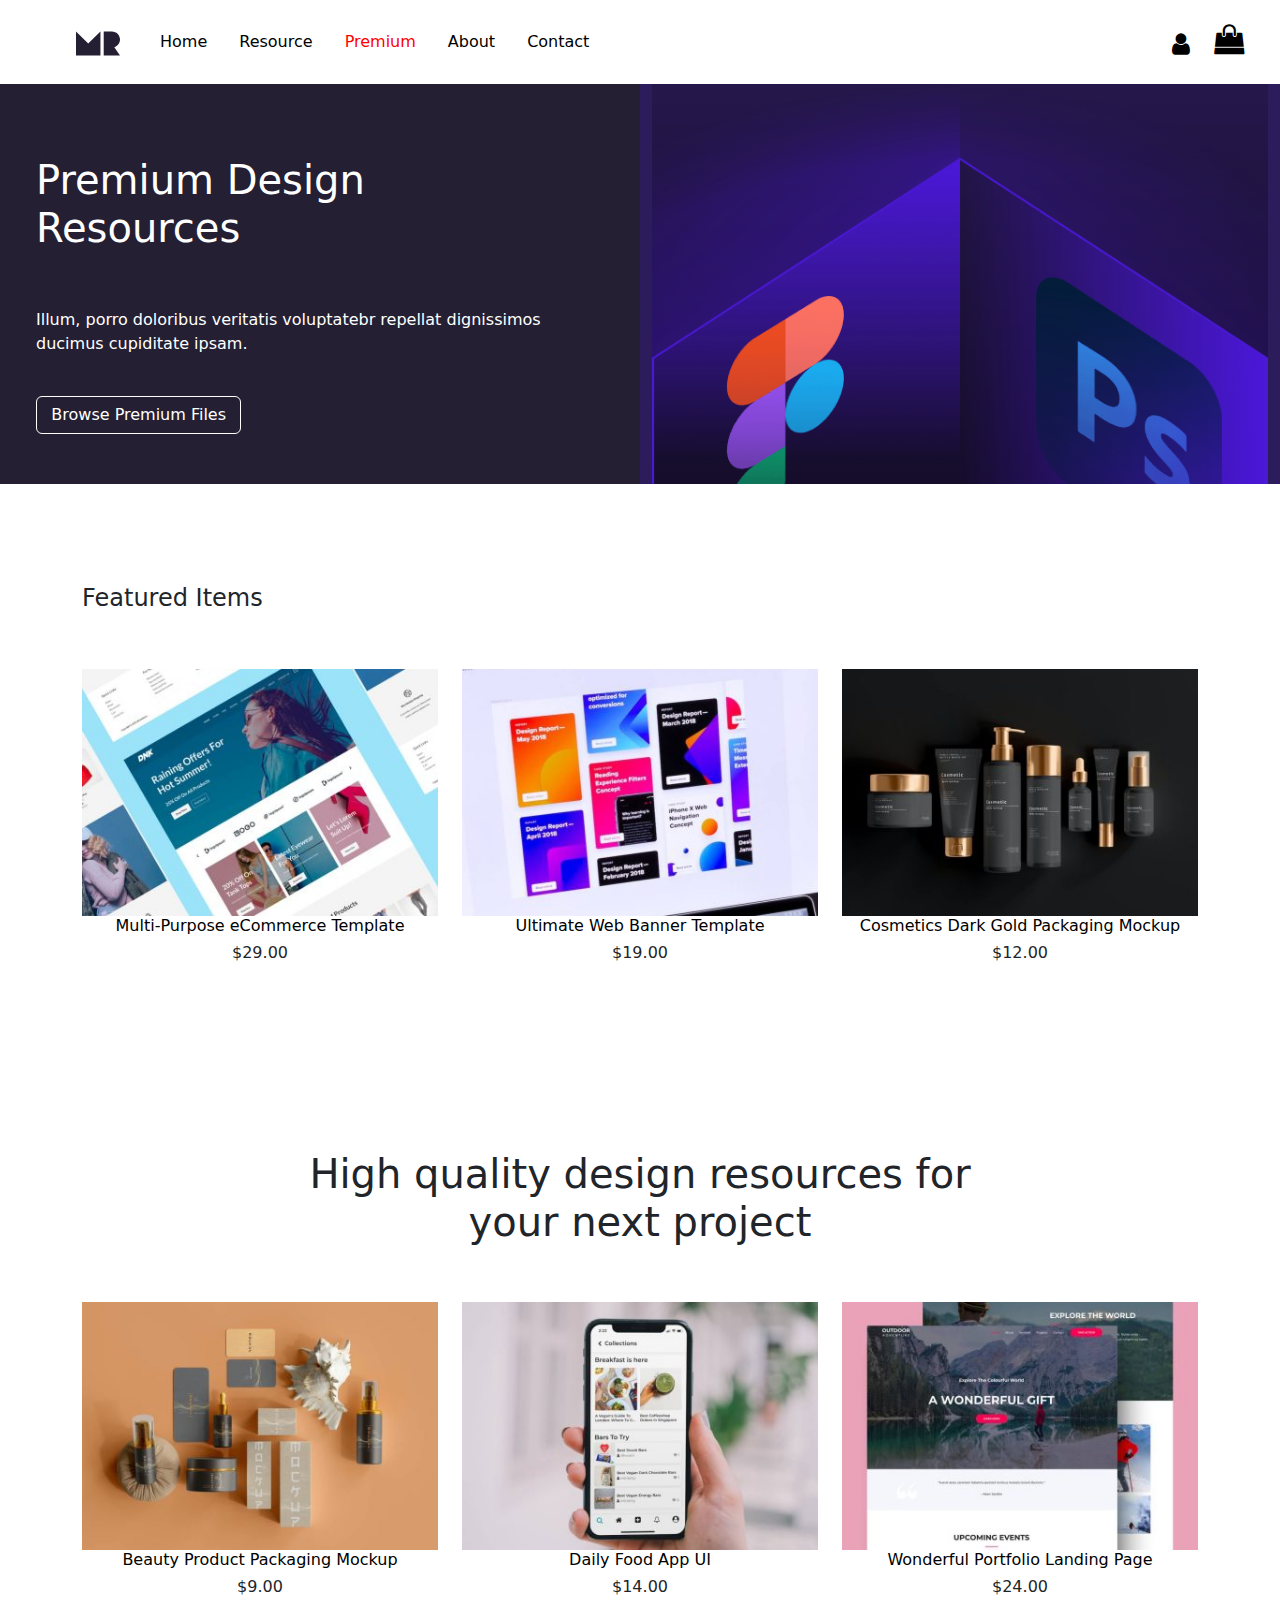
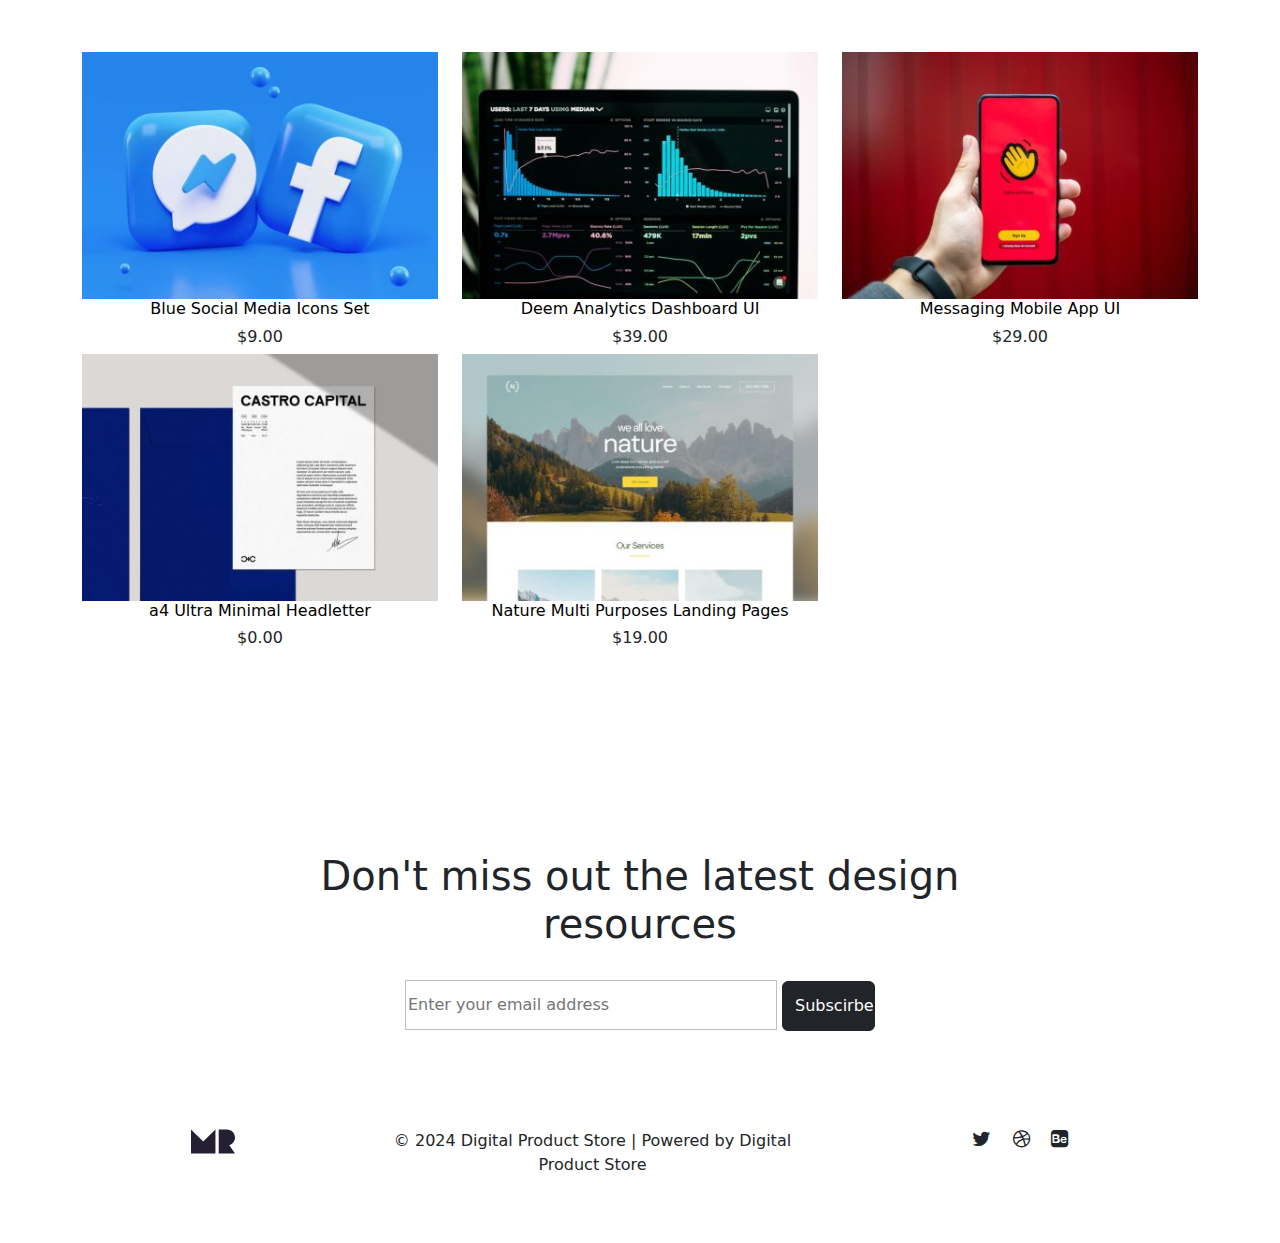
<file: premium.html>
<!DOCTYPE html>
<html lang="en">
<head>
    <meta charset="UTF-8">
    <meta name="viewport" content="width=device-width, initial-scale=1.0">
    <title>Premium - Digital Product Store</title>

    <link rel="stylesheet" href="https://cdnjs.cloudflare.com/ajax/libs/font-awesome/4.7.0/css/font-awesome.min.css">
    <!-- Latest compiled and minified CSS -->
<link href="https://cdn.jsdelivr.net/npm/bootstrap@5.3.2/dist/css/bootstrap.min.css" rel="stylesheet">

<!-- Latest compiled JavaScript -->
<script src="https://cdn.jsdelivr.net/npm/bootstrap@5.3.2/dist/js/bootstrap.bundle.min.js"></script>

<link rel="stylesheet" href="style.css">


</head>
<body>

    <nav class="navbar navbar-expand-sm bg-white navbar-white p-3 ms-5">
        <div class="container-fluid">
          <a class="navbar-brand" href="#"><img src="pic/logo.svg"></a>

          <button class="navbar-toggler" type="button" data-bs-toggle="collapse" data-bs-target="#collapsibleNavbar">

            <span class="navbar-toggler-icon"></span>
          </button>


          <div class="collapse navbar-collapse" id="collapsibleNavbar">
            <ul class="navbar-nav">

              <li class="nav-item">
                <a class="nav-link ms-3 txt" href="index.html">Home</a>
              </li>

              <li class="nav-item">
                <a class="nav-link txt ms-3" href="resources.html">Resource</a>
              </li>
              
             
              <li class="nav-item">
                <a class="nav-link ms-3" href="premium.html" style="color: red;">Premium</a>
                </li>
                  
              <li class="nav-item">
                <a class="nav-link txt ms-3" href="about.html">About</a>
                </li>
              <li class="nav-item">
                <a class="nav-link txt ms-3" href="contact.html">Contact</a>
                </li>  

              </ul>


              <ul class="navbar-nav ms-auto">
              <li class="nav-item">
                <a class="nav-link txt mt-2" href="#"><i class="fa fa-user" aria-hidden="true" style="font-size: 25px;"></i></a>
                
              </li>
              <li class="nav-item">
                <a class="nav-link txt ms-2" href="#"><i class="fa fa-shopping-bag" aria-hidden="true" style="font-size: 30px;"></i></a>
              </li>
            </ul>
          </div>


        </div>
      </nav>


      <div class="container-fluid">
        <div class="row">
          <div class="col-md-6" style="background-color: #241f33;">
          
            <h1 class="text-white p-4 mt-5">Premium Design <br>Resources</h1>
            <p class="text-white p-4">Illum, porro doloribus veritatis voluptatebr repellat dignissimos <br>ducimus cupiditate ipsam.</p>
  
            <button class="btn text-white ms-4 col-md-4" style=" border: 1px solid white;">Browse Premium Files</button>
          
          </div>
          <div class="col-md-6" style="background-color: #2d1c5b;">
          
            <img src="pic/ps.png" style="height: 400px;background-image: linear-gradient(#0000002e, #00000087);" class="col-12">
          </div>
          <div style="height: 100px;"></div>
         
        </div>
  
      </div>

      <div class="container">
        <div class="col-md-12">
          <h4>Featured Items</h4>

        </div>

        <div class="row">

            <div class="col-md-4 mt-5 col-4">
                <img src="pic/home4.jpg" class="col-md-12 col-12">
                <center><h6 class="col-12 txt">Multi-Purpose eCommerce Template</h6>
                <h6>$29.00</h6></center>  
      
      
            </div>

            <div class="col-md-4 col-4 mt-5">
        
                <img src="pic/home10.jpg" class="col-md-12 col-12">
                <center><h6 class="col-12 txt">Ultimate Web Banner Template</h6>
                <h6>$19.00</h6></center>
      
      
              </div>


              <div class="col-md-4 col-4 mt-5">
        
                <img src="pic/premium1.jpg" class="col-md-12 col-12">
                <center><h6 class="col-12 txt">Cosmetics Dark Gold Packaging Mockup</h6>
                <h6>$12.00</h6></center>
      
      
              </div>

              <div style="height: 180px;"></div>

              <div class="col-md-12">

                <center><h1>High quality design resources for <br>your next project</h1></center>
              </div>

              <div class="col-md-4 mt-5 col-4">
          
                <img src="pic/home5.jpg" class="col-md-12 col-12">
                <center><h6 class="col-12 txt">Beauty Product Packaging Mockup</h6>
                <h6>$9.00</h6></center>
      
              </div>


              <div class="col-md-4 mt-5 col-4">
        
                <img src="pic/home6.jpg" class="col-md-12 col-12">
                <center><h6 class="col-12 txt">Daily Food App UI</h6>
                <h6>$14.00</h6></center>
      
      
              </div>

              <div class="col-md-4 mt-5 col-4">
        
                <img src="pic/home8.jpg" class="col-md-12 col-12">
                <center><h6 class="col-12 txt">Wonderful Portfolio Landing Page</h6>
                <h6>$24.00</h6></center>
      
      
              </div>

              <div class="col-md-4 mt-5 col-4">
        
                <img src="pic/home9.jpg" class="col-md-12 col-12">
                <center><h6 class="col-12 txt">Blue Social Media Icons Set</h6>
                <h6>$9.00</h6></center>
      
      
              </div>


              <div class="col-md-4 mt-5 col-4">
        
                <img src="pic/home11.jpg" class="col-md-12 col-12">
                <center><h6 class="col-12 txt">Deem Analytics Dashboard UI</h6>
                <h6>$39.00</h6></center>
      
      
              </div>

              <div class="col-md-4 mt-5 col-4">
        
                <img src="pic/home12.jpg" class="col-md-12 col-12">
                <center><h6 class="col-12 txt">Messaging Mobile App UI</h6>
                <h6>$29.00</h6></center>
      
      
              </div>

              <div class="col-md-4 col-4">
        
                <img src="pic/home13.jpg" class="col-md-12 col-12">
                <center><h6 class="col-12 txt">a4 Ultra Minimal Headletter</h6>
                <h6>$0.00</h6></center>
      
      
              </div>

              <div class="col-md-4 col-4">
        
                <img src="pic/premium3.jpg" class="col-md-12 col-12">
                <center><h6 class="col-12 txt">Nature Multi Purposes Landing Pages</h6>
                <h6>$19.00</h6></center>
      
                    
              </div>

              <div style="height: 100px;"></div>

              <div class="col-md-12 mt-5">
            
                <center><h1 class="mt-5">Don't miss out the latest design <br>resources</h1>
                  <div class="row">
                    <center>
                  <input type="email" placeholder="Enter your email address" style="height: 50px;border: 1px solid silver;" class="col-md-4 mt-4 col-12">
                  <button class="btn btn-dark col-12 col-md-1" style="height: 50px;">Subscirbe</button></center>
        
                </div>
                </center>
              </div>
        
              <div style="height: 50px;"></div>
        
              
             <div class="col-md-3 mt-5">
                <center><img src="pic/logo.svg"></center>
              
              </div>
              <div class="col-md-5 mt-5">
              
                <center><p>© 2024 Digital Product Store | Powered by Digital Product Store</p></center>
              </div>
              <div class="col-md-4 mt-5">
                <center><span><i class="fa fa-twitter" aria-hidden="true" style="font-size: 20px;"></i></span>
                  <span class="ms-3"> <i class="fa fa-dribbble" aria-hidden="true" style="font-size: 20px;"></i></span>
                  <span class="ms-3"><i class="fa fa-behance-square" aria-hidden="true" style="font-size: 20px;"></i></span>
                </center>
                
              </div>
              
              <div style="height: 50px;"></div>
    

        </div>
      </div>

    
</body>
</html>
</file>
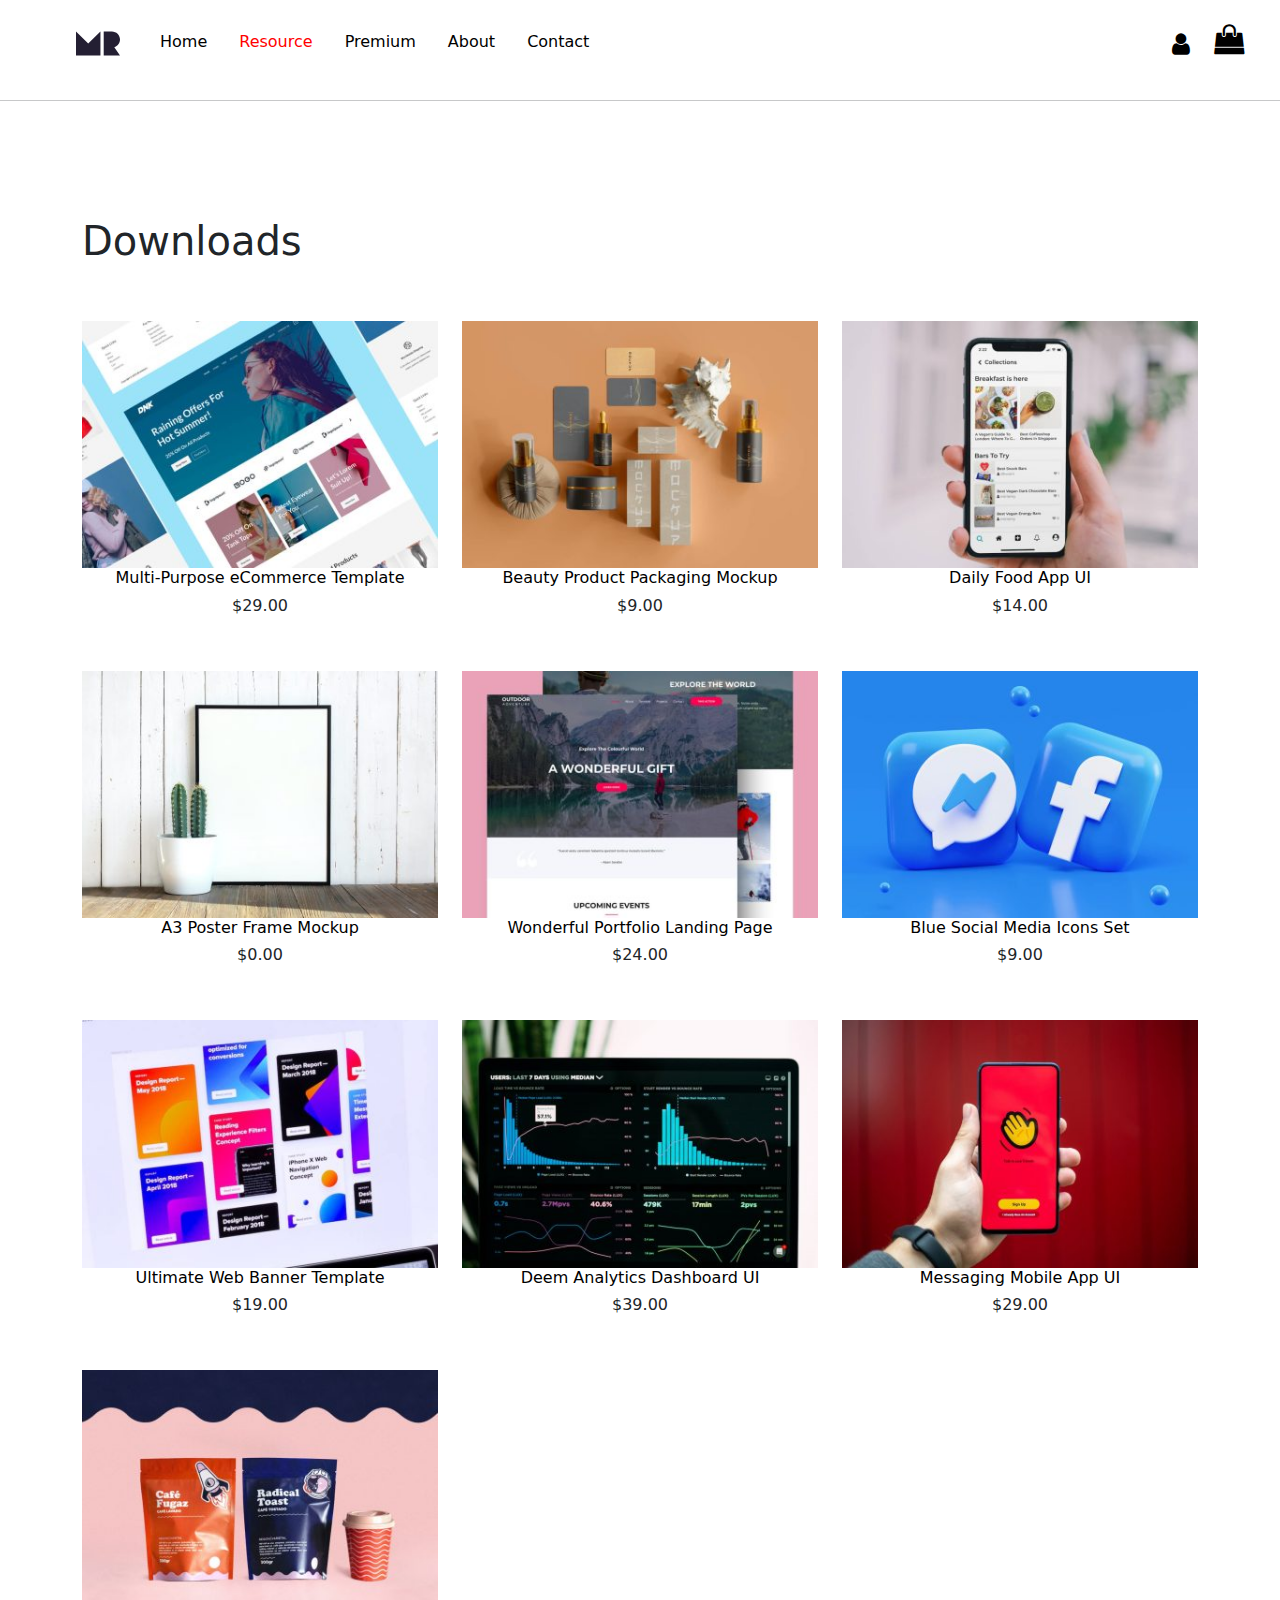
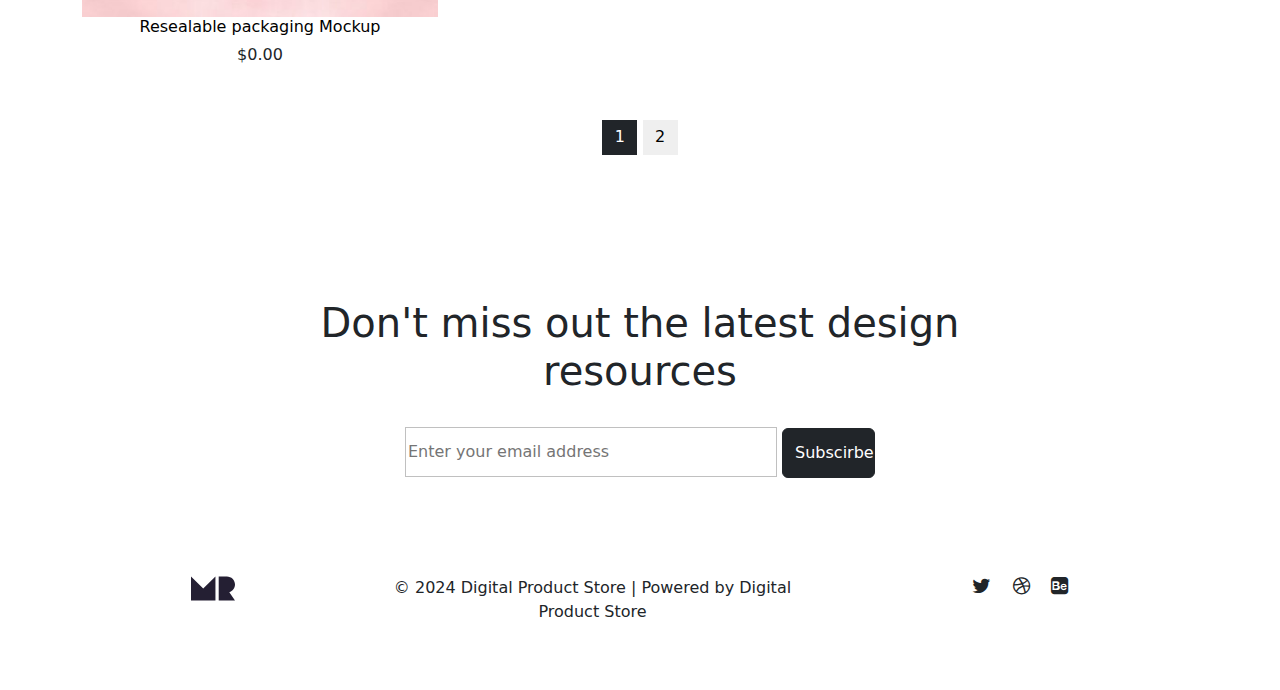
<file: resources.html>
<!DOCTYPE html>
<html lang="en">
<head>
    <meta charset="UTF-8">
    <meta name="viewport" content="width=device-width, initial-scale=1.0">
    <title>Downloads Archive-Digital Product Store</title>


    <link rel="stylesheet" href="https://cdnjs.cloudflare.com/ajax/libs/font-awesome/4.7.0/css/font-awesome.min.css">
    <!-- Latest compiled and minified CSS -->
<link href="https://cdn.jsdelivr.net/npm/bootstrap@5.3.2/dist/css/bootstrap.min.css" rel="stylesheet">

<!-- Latest compiled JavaScript -->
<script src="https://cdn.jsdelivr.net/npm/bootstrap@5.3.2/dist/js/bootstrap.bundle.min.js"></script>

<link rel="stylesheet" href="style.css">



</head>
<body>


    <nav class="navbar navbar-expand-sm bg-white navbar-white p-3 ms-5">
        <div class="container-fluid">
          <a class="navbar-brand" href="#"><img src="pic/logo.svg"></a>

          <button class="navbar-toggler" type="button" data-bs-toggle="collapse" data-bs-target="#collapsibleNavbar">

            <span class="navbar-toggler-icon"></span>
          </button>


          <div class="collapse navbar-collapse" id="collapsibleNavbar">
            <ul class="navbar-nav">

              <li class="nav-item">
                <a class="nav-link ms-3 txt" href="index.html">Home</a>
              </li>

              <li class="nav-item">
                <a class="nav-link txt ms-3" href="resources.html" style="color: red;">Resource</a>
              </li>
              
             
              <li class="nav-item">
                <a class="nav-link txt ms-3" href="premium.html">Premium</a>
                </li>
                  
              <li class="nav-item">
                <a class="nav-link txt ms-3" href="about.html">About</a>
                </li>
              <li class="nav-item">
                <a class="nav-link txt ms-3" href="contact.html">Contact</a>
                </li>  

              </ul>


              <ul class="navbar-nav ms-auto">
              <li class="nav-item">
                <a class="nav-link txt mt-2" href="#"><i class="fa fa-user" aria-hidden="true" style="font-size: 25px;"></i></a>
                
              </li>
              <li class="nav-item">
                <a class="nav-link txt ms-2" href="#"><i class="fa fa-shopping-bag" aria-hidden="true" style="font-size: 30px;"></i></a>
              </li>
            </ul>
          </div>


        </div>
      </nav>

      <hr>

      <div class="col-md-12" style="height: 100px;"></div>

      <div class="container">
        <div class="col-md-12">
          <h1>Downloads</h1>
        </div>
      </div>  

      <div class="container">
        <div class="row">


        <div class="col-md-4 mt-5 col-4">
                <img src="pic/home4.jpg" class="col-md-12 col-12">
                <center><h6 class="col-12 txt">Multi-Purpose eCommerce Template</h6>
                <h6>$29.00</h6></center>  
      
      
        </div>
        
        <div class="col-md-4 mt-5 col-4">
          
            <img src="pic/home5.jpg" class="col-md-12 col-12">
            <center><h6 class="col-12 txt">Beauty Product Packaging Mockup</h6>
            <h6>$9.00</h6></center>
  
          </div>

          <div class="col-md-4 mt-5 col-4">
        
            <img src="pic/home6.jpg" class="col-md-12 col-12">
            <center><h6 class="col-12 txt">Daily Food App UI</h6>
            <h6>$14.00</h6></center>
  
  
          </div>


      <div class="col-md-4 mt-5 col-4">
        
        <img src="pic/home7.jpg" class="col-md-12 col-12">
        <center><h6 class="col-12 txt">A3 Poster Frame Mockup</h6>
        <h6>$0.00</h6></center>


      </div>


      <div class="col-md-4 mt-5 col-4">
      
        <img src="pic/home8.jpg" class="col-md-12 col-12">
        <center><h6 class="col-12 txt">Wonderful Portfolio Landing Page</h6>
        <h6>$24.00</h6></center>


      </div>


      <div class="col-md-4 mt-5 col-4">
      
        <img src="pic/home9.jpg" class="col-md-12 col-12">
        <center><h6 class="col-12 txt">Blue Social Media Icons Set</h6>
        <h6>$9.00</h6></center>


      </div>

      <div class="col-md-4 mt-5 col-4">
      
        <img src="pic/home10.jpg" class="col-md-12 col-12">
        <center><h6 class="col-12 txt">Ultimate Web Banner Template</h6>
        <h6>$19.00</h6></center>


      </div>


      <div class="col-md-4 mt-5 col-4">
      
        <img src="pic/home11.jpg" class="col-md-12 col-12">
        <center><h6 class="col-12 txt">Deem Analytics Dashboard UI</h6>
        <h6>$39.00</h6></center>


      </div>


      <div class="col-md-4 mt-5 col-4">
      
        <img src="pic/home12.jpg" class="col-md-12 col-12">
        <center><h6 class="col-12 txt">Messaging Mobile App UI</h6>
        <h6>$29.00</h6></center>


      </div>


      <div class="col-md-4 mt-5 col-4">
        
        <img src="pic/home14.jpg" class="col-md-12 col-12">
        <center><h6 class="col-12 txt">Resealable packaging Mockup</h6>
        <h6>$0.00</h6></center>


      </div>
      

      <div class="col-md-12 p-5">
    
        <center><span><button class="bg-dark text-white" style="border: none; width: 35px;height: 35px;">1</button></span>
        <span><button style="border: none; width: 35px;height: 35px;">2</button></span></center>


    </div>

    
    <div class="col-md-12 mt-5">
            
        <center><h1 class="mt-5">Don't miss out the latest design <br>resources</h1>
          <div class="row">
            <center>
          <input type="email" placeholder="Enter your email address" style="height: 50px;border: 1px solid silver;" class="col-md-4 mt-4 col-12">
          <button class="btn btn-dark col-12 col-md-1" style="height: 50px;">Subscirbe</button></center>

        </div>
        </center>
      </div>

      <div style="height: 50px;"></div>

      
     <div class="col-md-3 mt-5">
        <center><img src="pic/logo.svg"></center>
      
      </div>
      <div class="col-md-5 mt-5">
      
        <center><p>© 2024 Digital Product Store | Powered by Digital Product Store</p></center>
      </div>
      <div class="col-md-4 mt-5">
        <center><span><i class="fa fa-twitter" aria-hidden="true" style="font-size: 20px;"></i></span>
          <span class="ms-3"> <i class="fa fa-dribbble" aria-hidden="true" style="font-size: 20px;"></i></span>
          <span class="ms-3"><i class="fa fa-behance-square" aria-hidden="true" style="font-size: 20px;"></i></span>
        </center>
        
      </div>
      
      <div style="height: 50px;"></div>

    </div>

  </div>
    
</body>
</html>
</file>
<file: style.css>
.txt{
    color: black;
}

.txt:hover{
    color: red;
}

.btn:hover{

    background-color: red;
    border: none;
    transition: .5s;
}

.box{

    height: 60px;
    width: 90%;
    border-radius: 12px;
    border: 2px solid black;
    
  
}
.box:hover{
    border: 2px solid red;
}

.btn1{

    height: 45px;
    border-radius: 12px;
    border: 1px solid black;
    background-color: white;
    transition: .5s;

}
.btn1:hover{

    background-color: black;
    border: none;
    color: white;
}
.box1{

    height: 230px;

    border-radius: 8px;
    border: 2px solid black;
    transition: .5s;
}

.box1:hover{

    height: 230px;

    border-radius: 8px;
    border: 2px solid black;
    box-shadow: 5px 5px 0px 0px;
}

.box2{

    height: 110px;

    border-radius: 8px;
    border: 2px solid black;
    transition: .5s;
}

.box2:hover{

    height:110px;

    border-radius: 8px;
    border: 2px solid black;
    box-shadow: 5px 5px 0px 0px;


}

.box3{

    height:150px;

    border-radius: 8px;
    border: 2px solid black;
  

}

.box3:hover{

    height:150px;

    border-radius: 8px;
    border: 2px solid black;
    box-shadow: 5px 5px 0px 0px;

}
</file>
